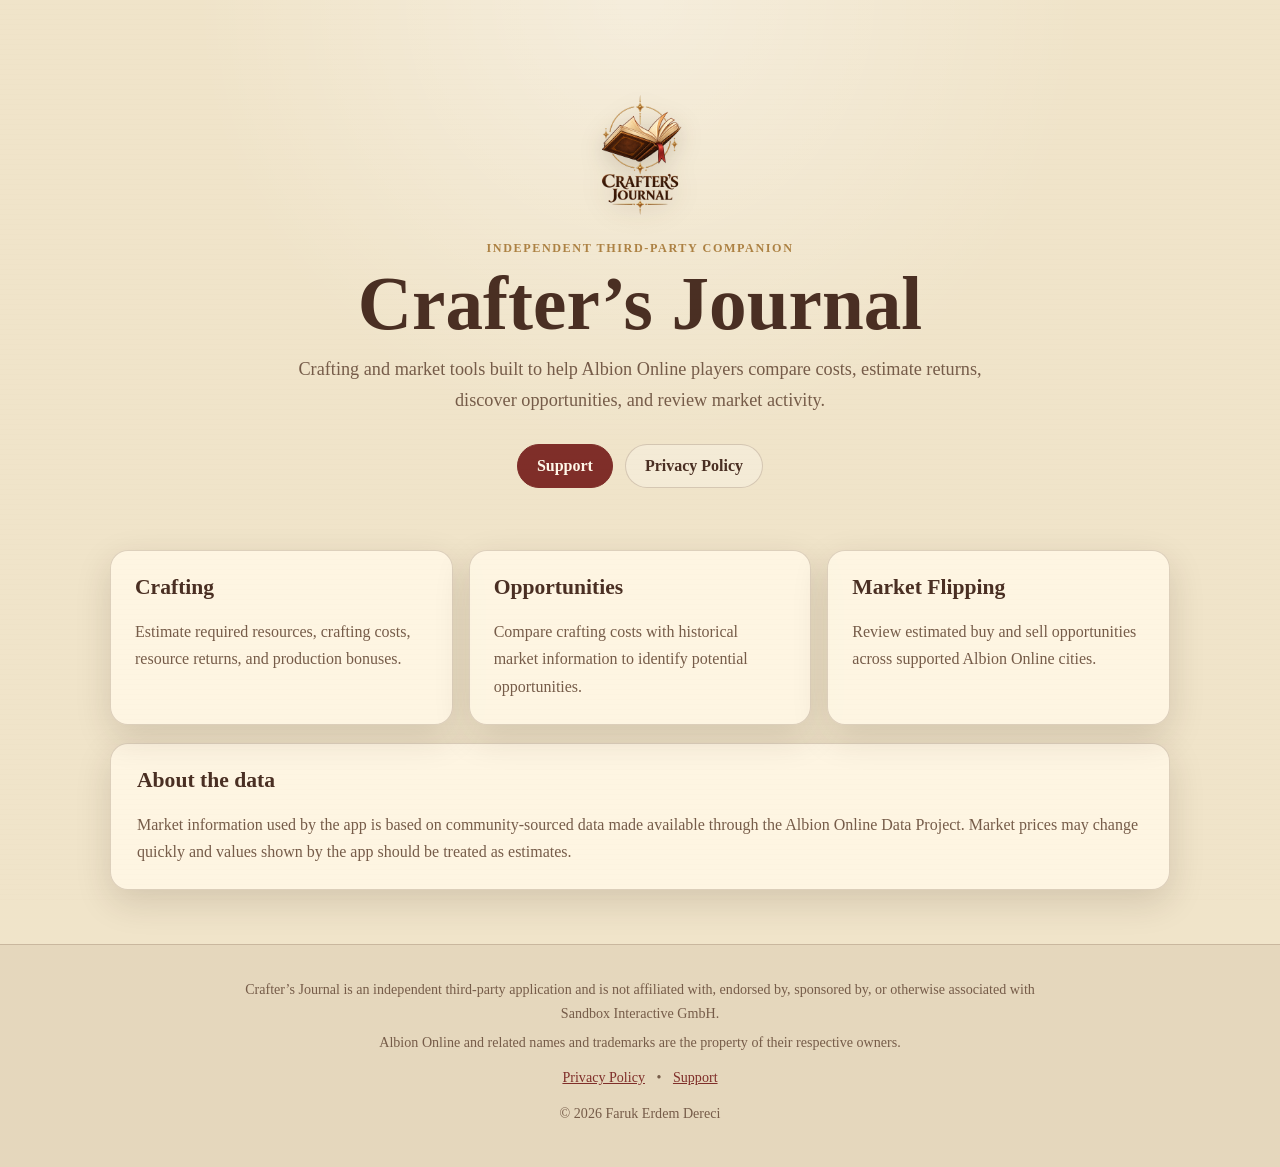
<file: index.html>
<!doctype html>
<html lang="en">
<head>
  <meta charset="utf-8">
  <meta name="viewport" content="width=device-width, initial-scale=1">
  <meta name="description" content="Crafter's Journal — an independent third-party crafting and market companion for Albion Online.">
  <title>Crafter's Journal</title>
  <link rel="stylesheet" href="style.css">
</head>
<body>
  <main class="page-shell">
    <header class="hero">
      <img class="logo" src="assets/logo.png" alt="Crafter's Journal logo"
           onerror="this.style.display='none'">
      <p class="eyebrow">Independent third-party companion</p>
      <h1>Crafter’s Journal</h1>
      <p class="lead">
        Crafting and market tools built to help Albion Online players compare costs,
        estimate returns, discover opportunities, and review market activity.
      </p>

      <nav class="actions" aria-label="Primary">
        <a class="button primary" href="support.html">Support</a>
        <a class="button" href="privacy.html">Privacy Policy</a>
      </nav>
    </header>

    <section class="card-grid" aria-label="Features">
      <article class="card">
        <h2>Crafting</h2>
        <p>Estimate required resources, crafting costs, resource returns, and production bonuses.</p>
      </article>

      <article class="card">
        <h2>Opportunities</h2>
        <p>Compare crafting costs with historical market information to identify potential opportunities.</p>
      </article>

      <article class="card">
        <h2>Market Flipping</h2>
        <p>Review estimated buy and sell opportunities across supported Albion Online cities.</p>
      </article>
    </section>

    <section class="notice">
      <h2>About the data</h2>
      <p>
        Market information used by the app is based on community-sourced data made available
        through the Albion Online Data Project. Market prices may change quickly and values
        shown by the app should be treated as estimates.
      </p>
    </section>
  </main>

  <footer>
    <div class="footer-inner">
      <p>
        Crafter’s Journal is an independent third-party application and is not affiliated with,
        endorsed by, sponsored by, or otherwise associated with Sandbox Interactive GmbH.
      </p>
      <p>
        Albion Online and related names and trademarks are the property of their respective owners.
      </p>
      <nav>
        <a href="privacy.html">Privacy Policy</a>
        <span>•</span>
        <a href="support.html">Support</a>
      </nav>
      <p class="copyright">© <span id="year"></span> Faruk Erdem Dereci</p>
    </div>
  </footer>

  <script>
    document.getElementById("year").textContent = new Date().getFullYear();
  </script>
</body>
</html>
</file>
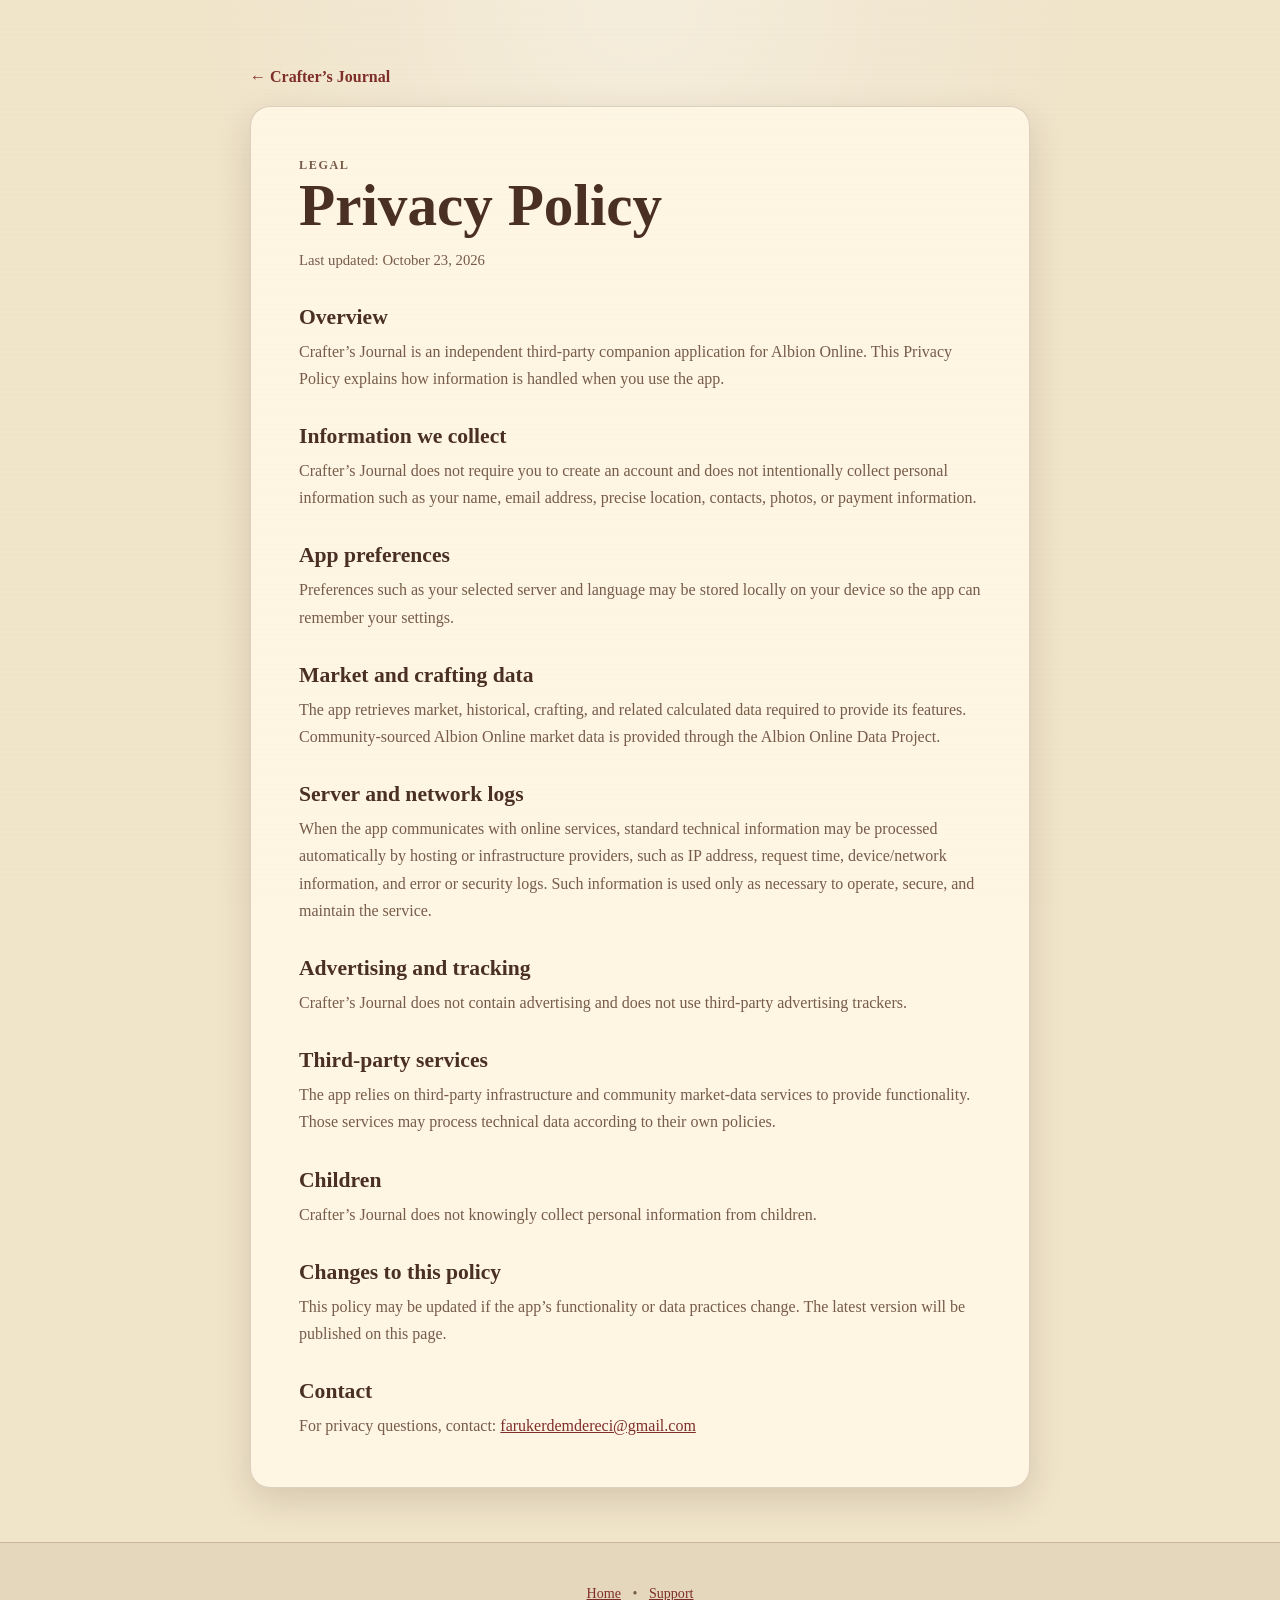
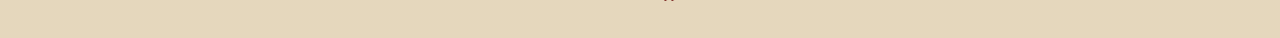
<file: privacy.html>
<!doctype html>
<html lang="en">
<head>
  <meta charset="utf-8">
  <meta name="viewport" content="width=device-width, initial-scale=1">
  <meta name="description" content="Privacy Policy for Crafter's Journal.">
  <title>Privacy Policy — Crafter's Journal</title>
  <link rel="stylesheet" href="style.css">
</head>
<body>
  <main class="page-shell narrow">
    <a class="back-link" href="index.html">← Crafter’s Journal</a>

    <article class="legal-card">
      <p class="eyebrow">Legal</p>
      <h1>Privacy Policy</h1>
      <p class="updated">Last updated: October 23, 2026</p>

      <h2>Overview</h2>
      <p>
        Crafter’s Journal is an independent third-party companion application for Albion Online.
        This Privacy Policy explains how information is handled when you use the app.
      </p>

      <h2>Information we collect</h2>
      <p>
        Crafter’s Journal does not require you to create an account and does not intentionally
        collect personal information such as your name, email address, precise location, contacts,
        photos, or payment information.
      </p>

      <h2>App preferences</h2>
      <p>
        Preferences such as your selected server and language may be stored locally on your device
        so the app can remember your settings.
      </p>

      <h2>Market and crafting data</h2>
      <p>
        The app retrieves market, historical, crafting, and related calculated data required to
        provide its features. Community-sourced Albion Online market data is provided through the
        Albion Online Data Project.
      </p>

      <h2>Server and network logs</h2>
      <p>
        When the app communicates with online services, standard technical information may be
        processed automatically by hosting or infrastructure providers, such as IP address,
        request time, device/network information, and error or security logs. Such information
        is used only as necessary to operate, secure, and maintain the service.
      </p>

      <h2>Advertising and tracking</h2>
      <p>
        Crafter’s Journal does not contain advertising and does not use third-party advertising
        trackers.
      </p>

      <h2>Third-party services</h2>
      <p>
        The app relies on third-party infrastructure and community market-data services to provide
        functionality. Those services may process technical data according to their own policies.
      </p>

      <h2>Children</h2>
      <p>
        Crafter’s Journal does not knowingly collect personal information from children.
      </p>

      <h2>Changes to this policy</h2>
      <p>
        This policy may be updated if the app’s functionality or data practices change. The latest
        version will be published on this page.
      </p>

      <h2>Contact</h2>
      <p>
        For privacy questions, contact:
        <a href="mailto:farukerdemdereci@gmail.com">farukerdemdereci@gmail.com</a>
      </p>
    </article>
  </main>

  <footer>
    <div class="footer-inner">
      <nav>
        <a href="index.html">Home</a>
        <span>•</span>
        <a href="support.html">Support</a>
      </nav>
    </div>
  </footer>
</body>
</html>
</file>
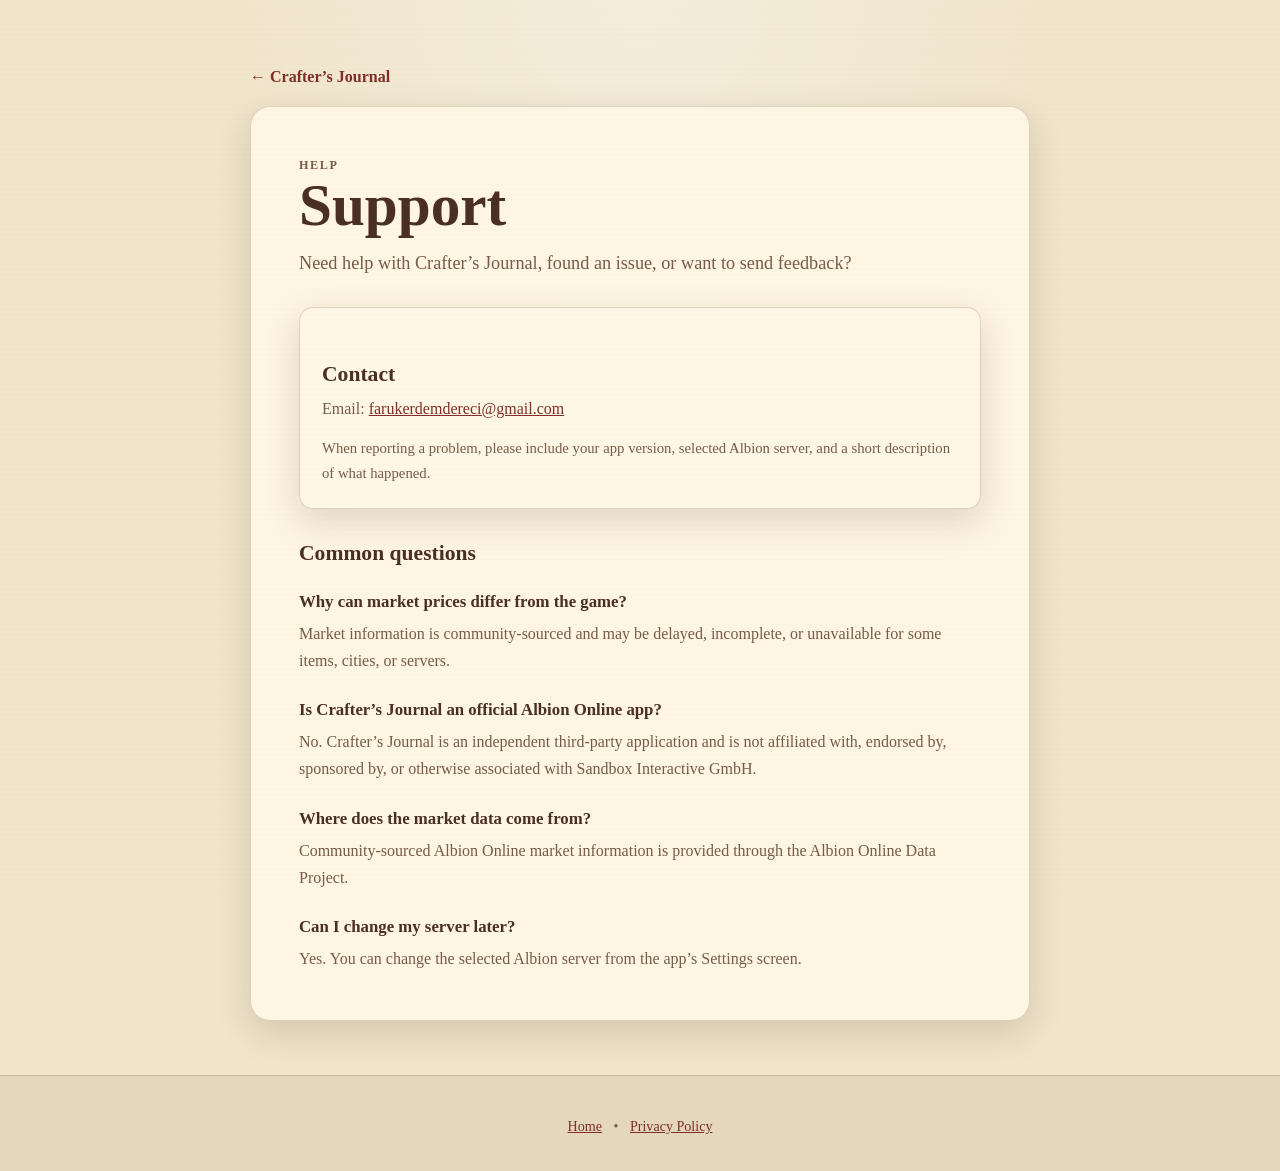
<file: support.html>
<!doctype html>
<html lang="en">
<head>
  <meta charset="utf-8">
  <meta name="viewport" content="width=device-width, initial-scale=1">
  <meta name="description" content="Support for Crafter's Journal.">
  <title>Support — Crafter's Journal</title>
  <link rel="stylesheet" href="style.css">
</head>
<body>
  <main class="page-shell narrow">
    <a class="back-link" href="index.html">← Crafter’s Journal</a>

    <article class="legal-card">
      <p class="eyebrow">Help</p>
      <h1>Support</h1>

      <p class="lead compact">
        Need help with Crafter’s Journal, found an issue, or want to send feedback?
      </p>

      <div class="support-box">
        <h2>Contact</h2>
        <p>
          Email:
          <a href="mailto:farukerdemdereci@gmail.com">farukerdemdereci@gmail.com</a>
        </p>
        <p class="small">
          When reporting a problem, please include your app version, selected Albion server,
          and a short description of what happened.
        </p>
      </div>

      <h2>Common questions</h2>

      <h3>Why can market prices differ from the game?</h3>
      <p>
        Market information is community-sourced and may be delayed, incomplete, or unavailable
        for some items, cities, or servers.
      </p>

      <h3>Is Crafter’s Journal an official Albion Online app?</h3>
      <p>
        No. Crafter’s Journal is an independent third-party application and is not affiliated with,
        endorsed by, sponsored by, or otherwise associated with Sandbox Interactive GmbH.
      </p>

      <h3>Where does the market data come from?</h3>
      <p>
        Community-sourced Albion Online market information is provided through the
        Albion Online Data Project.
      </p>

      <h3>Can I change my server later?</h3>
      <p>
        Yes. You can change the selected Albion server from the app’s Settings screen.
      </p>
    </article>
  </main>

  <footer>
    <div class="footer-inner">
      <nav>
        <a href="index.html">Home</a>
        <span>•</span>
        <a href="privacy.html">Privacy Policy</a>
      </nav>
    </div>
  </footer>
</body>
</html>
</file>
<file: style.css>
:root {
  --bg: #efe2c5;
  --paper: rgba(255, 248, 229, 0.88);
  --paper-strong: #f8edcf;
  --ink: #4a2f23;
  --muted: #765c49;
  --line: rgba(89, 56, 37, 0.20);
  --accent: #7f2e29;
  --accent-dark: #64231f;
  --gold: #ad8244;
  --shadow: 0 12px 35px rgba(52, 31, 20, 0.15);
}

* {
  box-sizing: border-box;
}

html {
  color-scheme: light;
}

body {
  margin: 0;
  min-height: 100vh;
  font-family: Georgia, "Times New Roman", serif;
  color: var(--ink);
  background:
    radial-gradient(circle at top, rgba(255, 255, 255, .35), transparent 28rem),
    linear-gradient(rgba(255, 255, 255, .08), rgba(255, 255, 255, .08)),
    var(--bg);
}

body::before {
  content: "";
  position: fixed;
  inset: 0;
  pointer-events: none;
  opacity: .14;
  background-image:
    repeating-linear-gradient(
      0deg,
      rgba(80, 50, 30, .05) 0,
      rgba(80, 50, 30, .05) 1px,
      transparent 1px,
      transparent 5px
    );
}

a {
  color: var(--accent);
}

.page-shell {
  width: min(1060px, calc(100% - 36px));
  margin: 0 auto;
  padding: 68px 0 54px;
}

.page-shell.narrow {
  width: min(780px, calc(100% - 36px));
}

.hero {
  text-align: center;
  padding: 20px 0 38px;
}

.logo {
  display: block;
  width: 132px;
  height: 132px;
  object-fit: contain;
  margin: 0 auto 18px;
  filter: drop-shadow(0 7px 12px rgba(56, 34, 20, .20));
}

.eyebrow {
  margin: 0 0 8px;
  text-transform: uppercase;
  letter-spacing: .13em;
  font-size: .76rem;
  font-weight: 700;
  color: var(--gold);
}

h1,
h2,
h3,
p {
  margin-top: 0;
}

h1 {
  margin-bottom: 14px;
  font-size: clamp(2.55rem, 7vw, 4.7rem);
  line-height: .98;
}

h2 {
  margin-top: 0;
  font-size: 1.35rem;
}

h3 {
  margin-top: 26px;
  margin-bottom: 8px;
  font-size: 1.05rem;
}

p {
  line-height: 1.7;
}

.lead {
  width: min(720px, 100%);
  margin: 0 auto;
  color: var(--muted);
  font-size: 1.14rem;
}

.lead.compact {
  width: auto;
  margin: 0 0 28px;
}

.actions {
  display: flex;
  justify-content: center;
  flex-wrap: wrap;
  gap: 12px;
  margin-top: 28px;
}

.button {
  display: inline-block;
  padding: 12px 19px;
  border: 1px solid var(--line);
  border-radius: 999px;
  background: rgba(255, 255, 255, .25);
  text-decoration: none;
  color: var(--ink);
  font-weight: 700;
}

.button.primary {
  background: var(--accent);
  border-color: var(--accent);
  color: #fff8e9;
}

.button.primary:hover {
  background: var(--accent-dark);
}

.card-grid {
  display: grid;
  grid-template-columns: repeat(3, 1fr);
  gap: 16px;
  margin-top: 24px;
}

.card,
.notice,
.legal-card,
.support-box {
  border: 1px solid var(--line);
  background: var(--paper);
  box-shadow: var(--shadow);
}

.card {
  padding: 24px;
  border-radius: 18px;
}

.card p,
.notice p,
.legal-card p {
  color: var(--muted);
  margin-bottom: 0;
}

.notice {
  margin-top: 18px;
  padding: 24px 26px;
  border-radius: 18px;
}

.legal-card {
  padding: clamp(24px, 5vw, 48px);
  border-radius: 20px;
}

.legal-card h1 {
  font-size: clamp(2.3rem, 6vw, 3.7rem);
}

.legal-card h2 {
  margin-top: 32px;
  margin-bottom: 8px;
}

.legal-card p + p {
  margin-top: 14px;
}

.updated,
.small {
  font-size: .92rem;
}

.support-box {
  padding: 22px;
  border-radius: 14px;
  margin: 22px 0 30px;
}

.support-box p:last-child {
  margin-bottom: 0;
}

.back-link {
  display: inline-block;
  margin-bottom: 20px;
  text-decoration: none;
  font-weight: 700;
}

footer {
  border-top: 1px solid var(--line);
  background: rgba(102, 70, 43, .08);
}

.footer-inner {
  width: min(900px, calc(100% - 36px));
  margin: 0 auto;
  padding: 28px 0 36px;
  text-align: center;
  color: var(--muted);
  font-size: .88rem;
}

.footer-inner p {
  margin: 5px auto;
  max-width: 800px;
}

.footer-inner nav {
  margin-top: 14px;
}

.footer-inner nav span {
  margin: 0 8px;
}

.copyright {
  margin-top: 16px !important;
}

@media (max-width: 760px) {
  .page-shell {
    padding-top: 42px;
  }

  .card-grid {
    grid-template-columns: 1fr;
  }

  .hero {
    padding-top: 8px;
  }

  .logo {
    width: 120px;
    height: 120px;
    object-fit: contain;
  }
}
</file>
